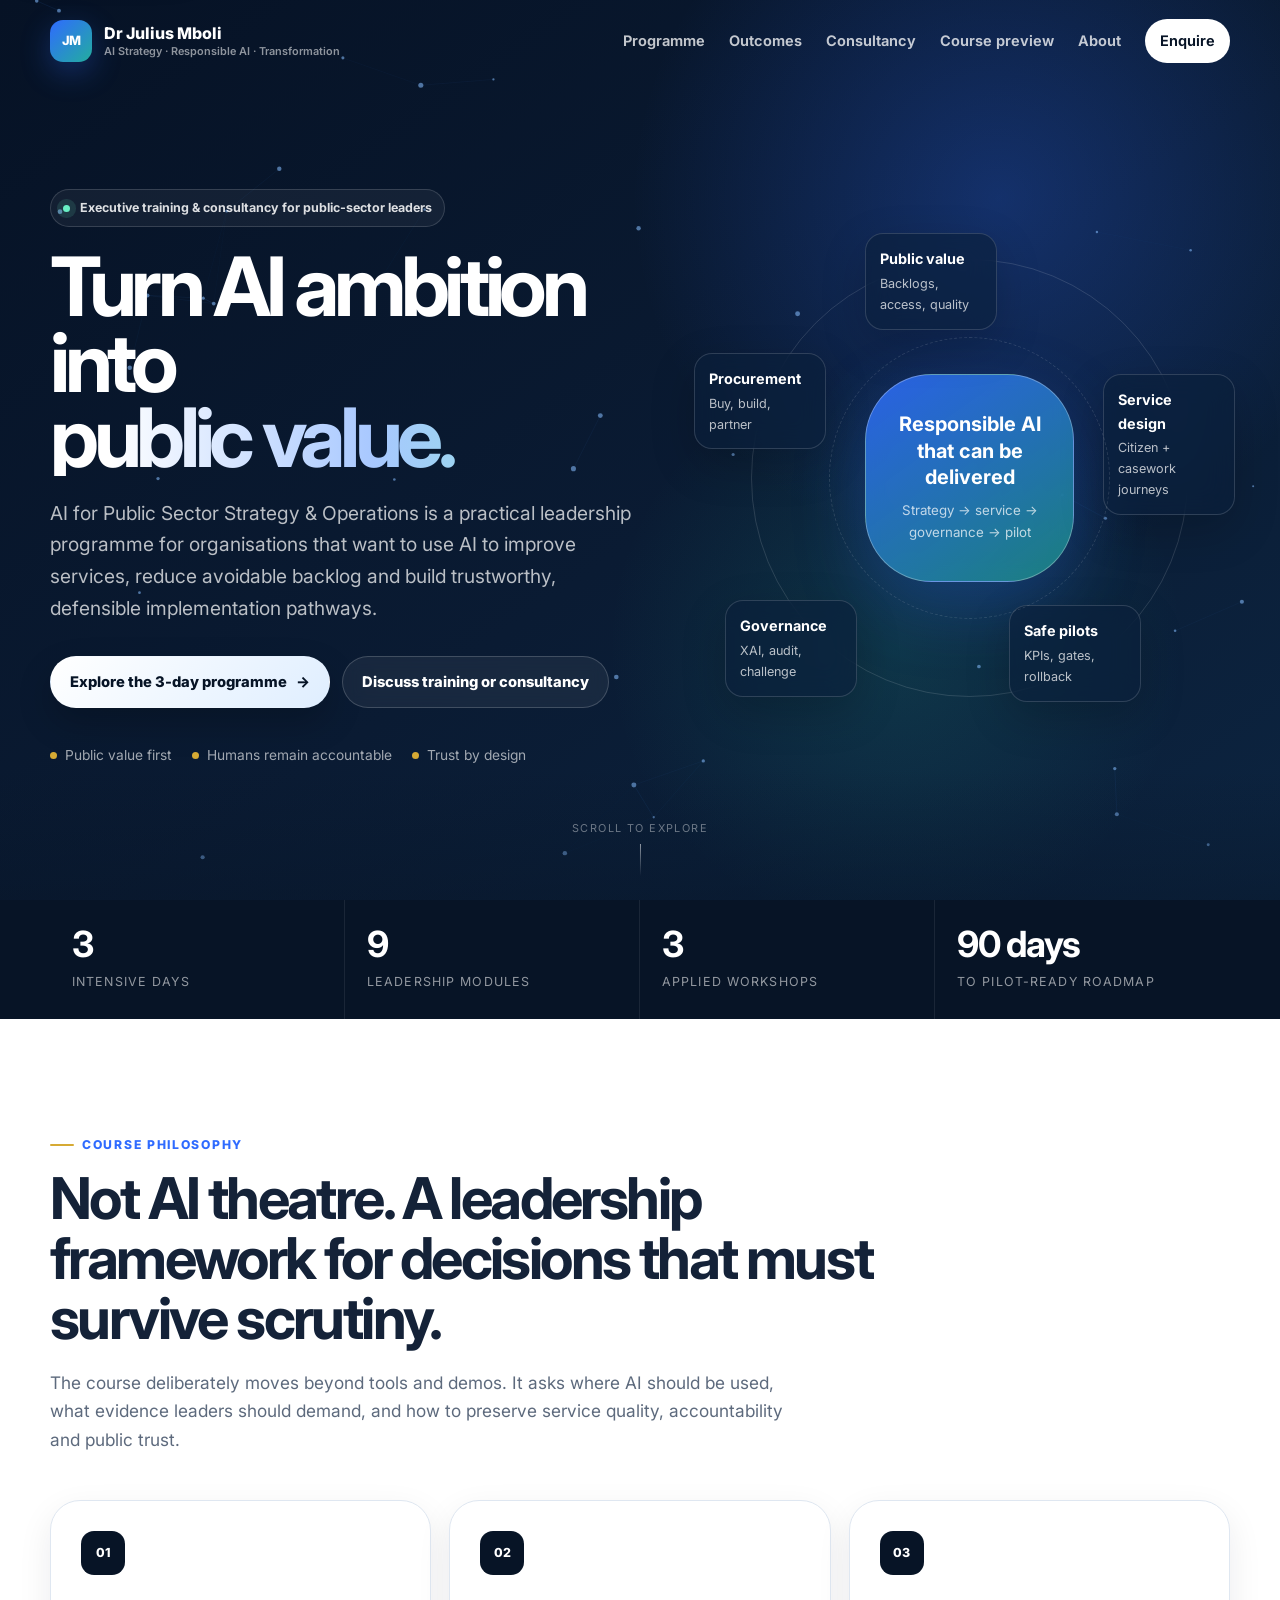
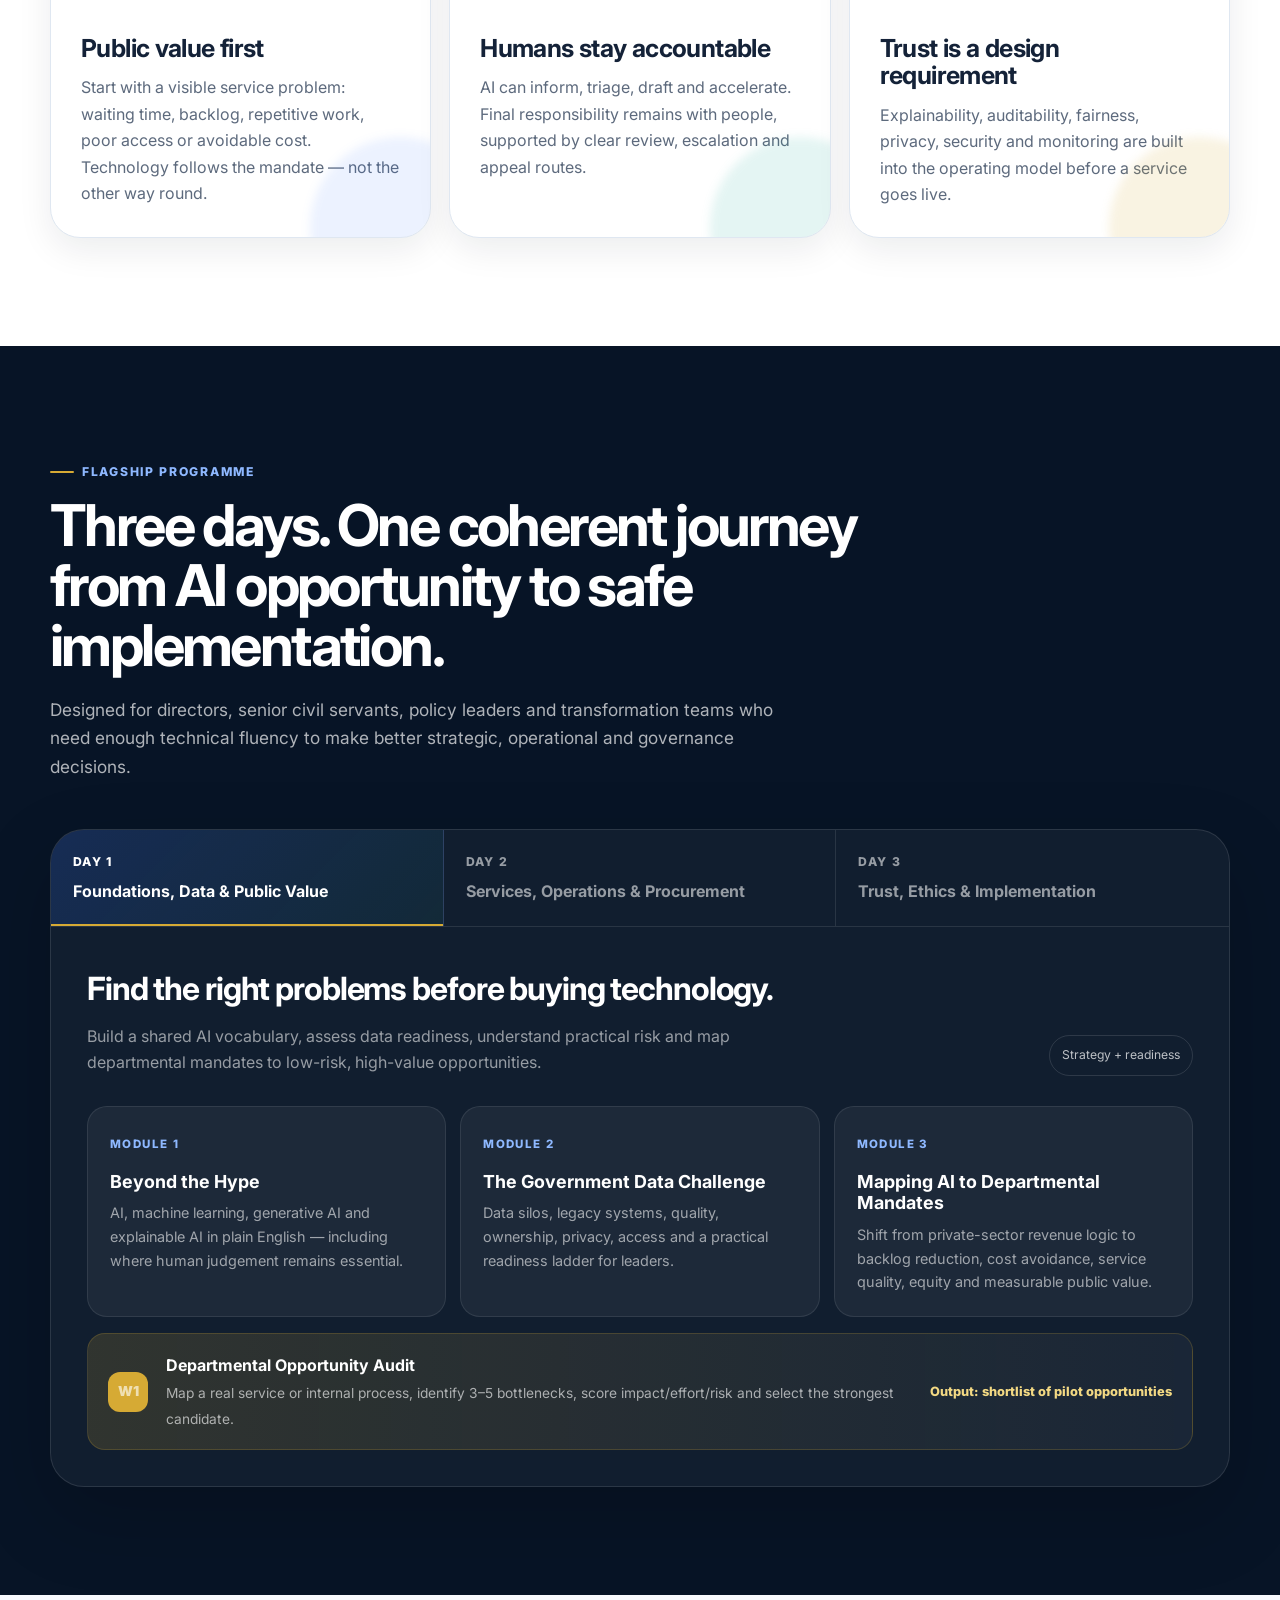
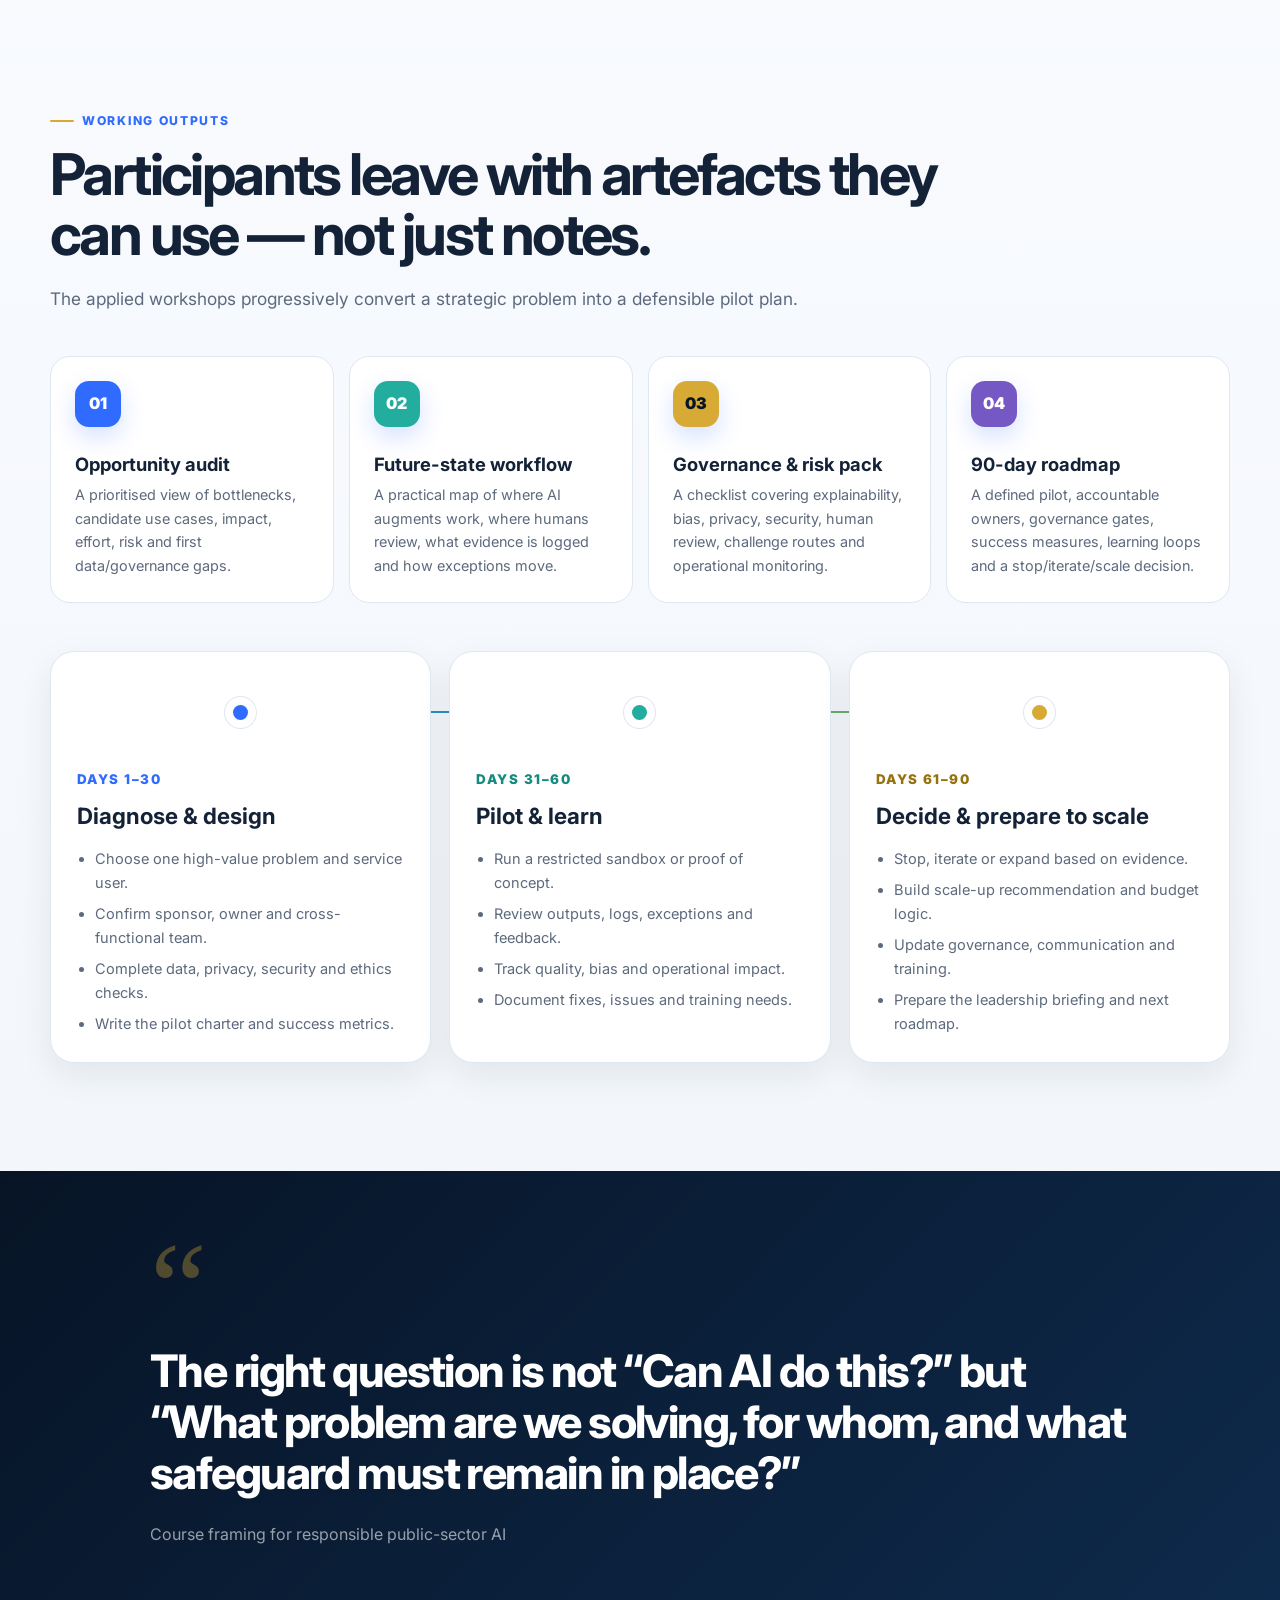
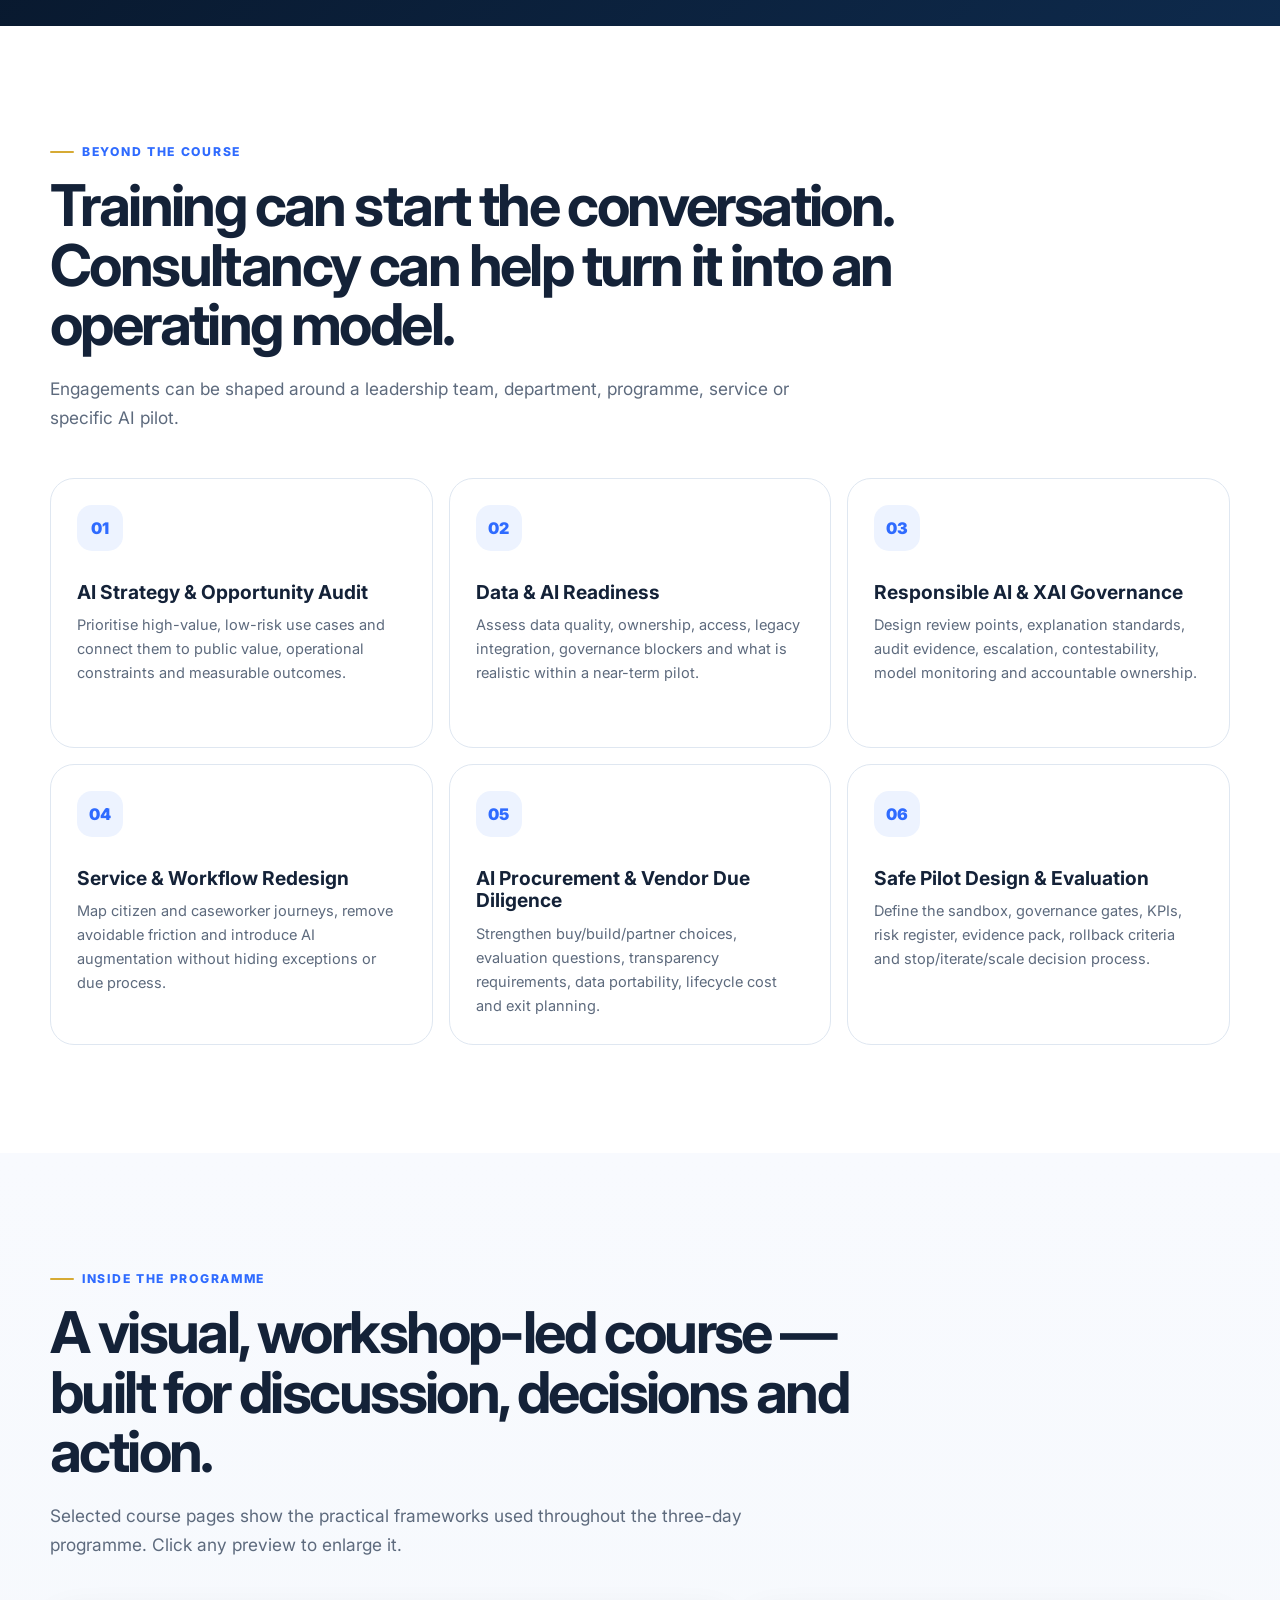
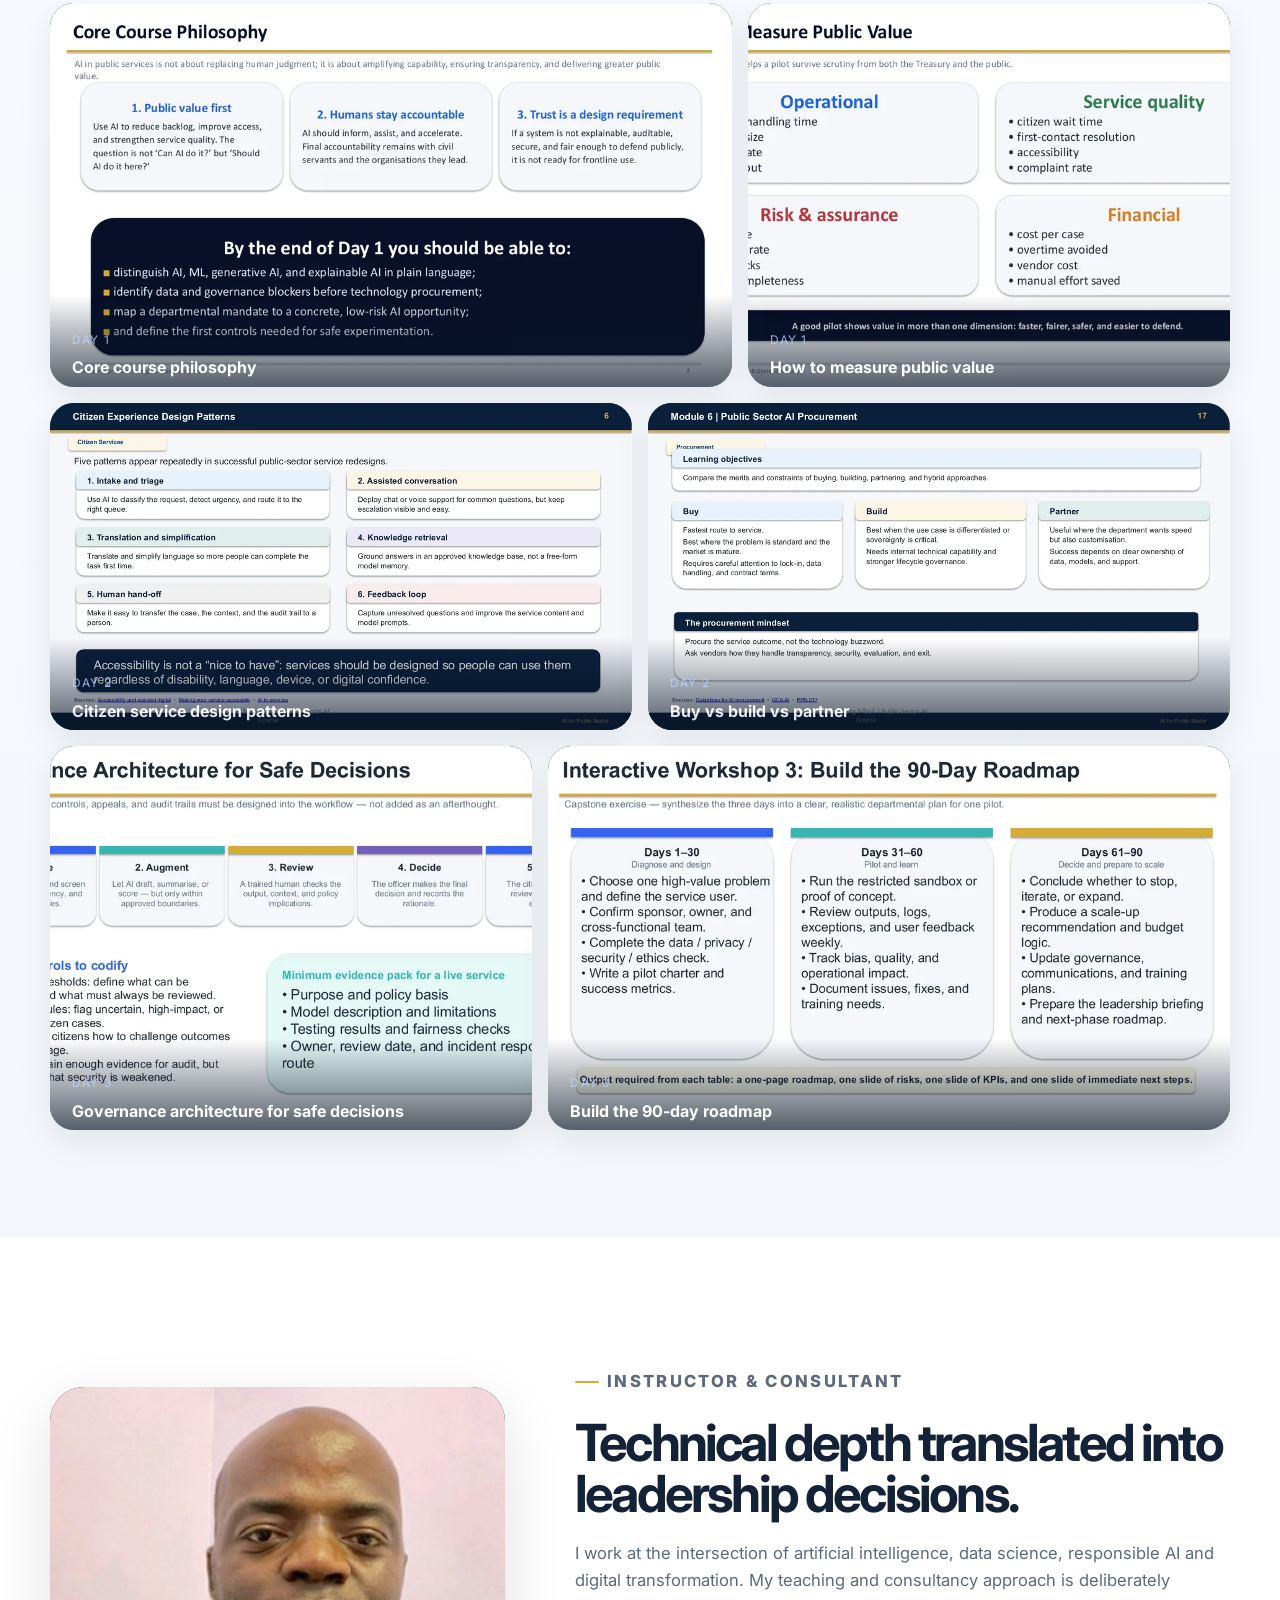
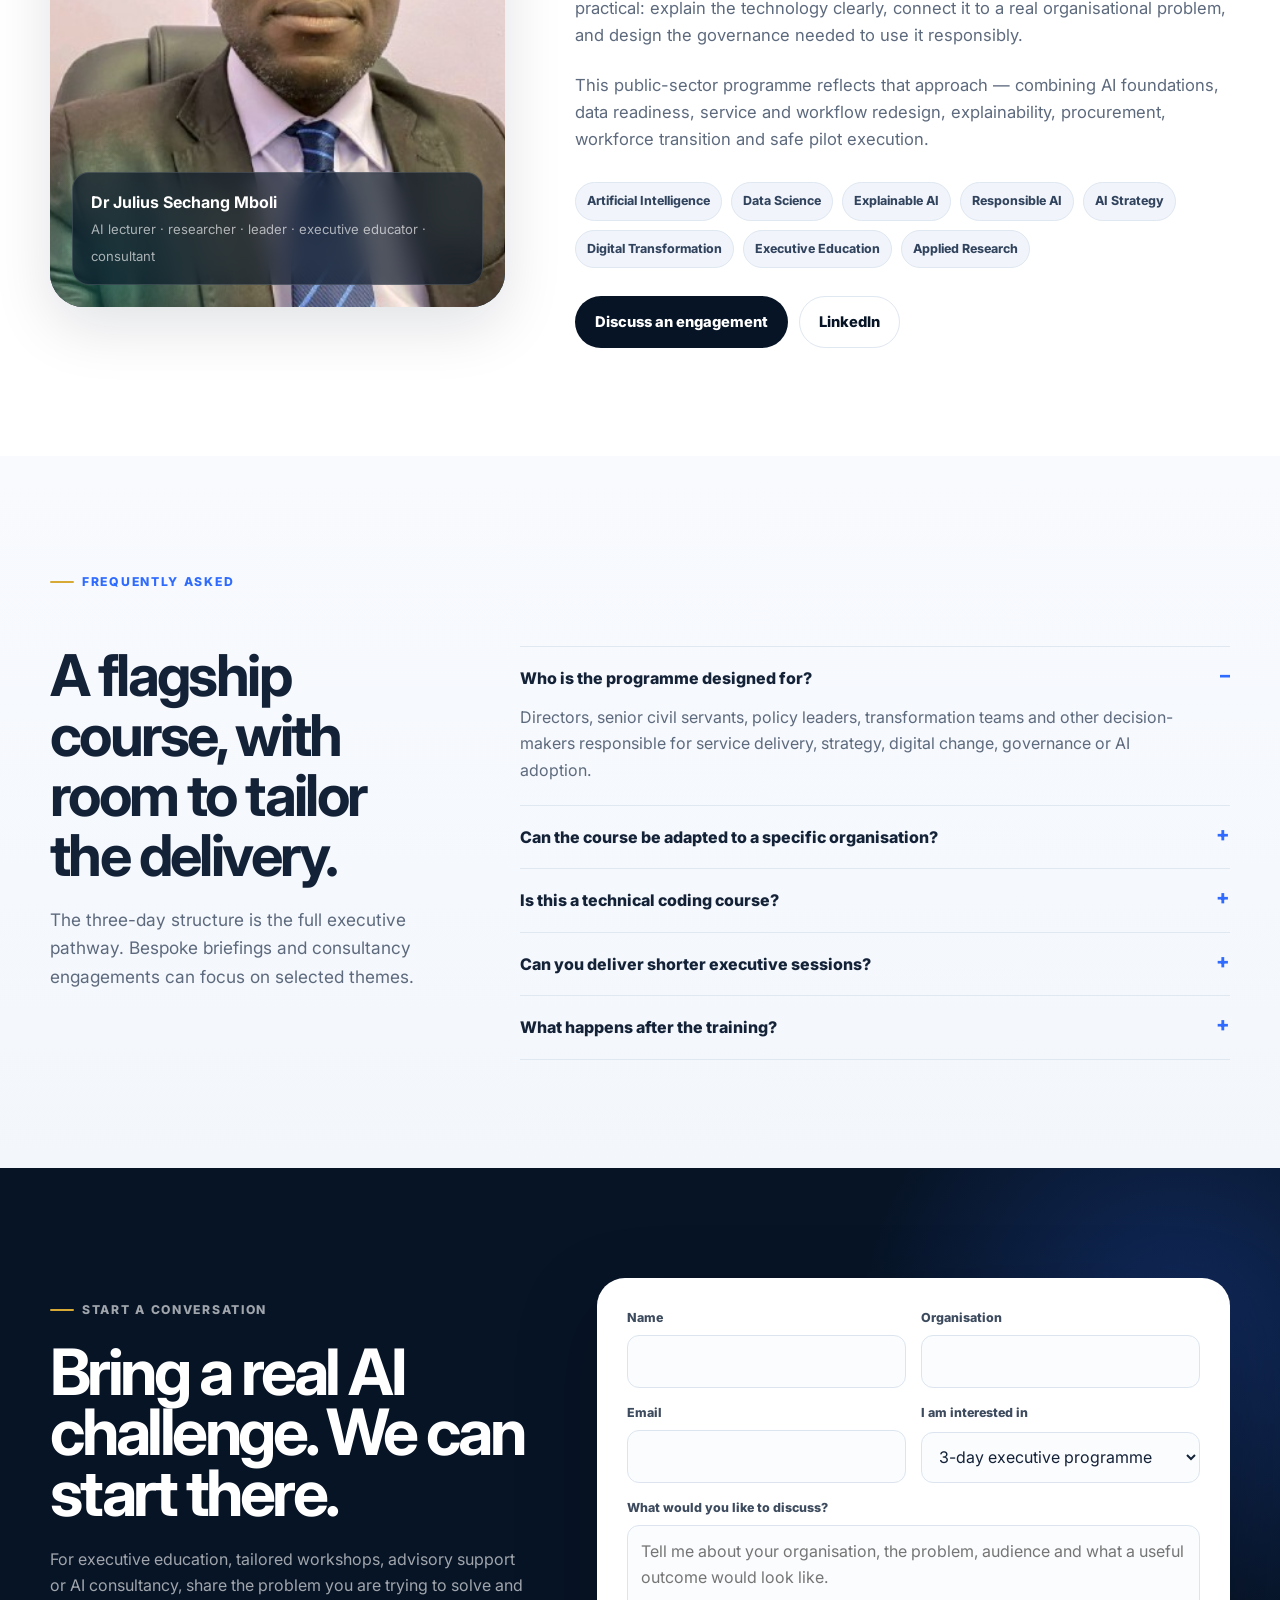
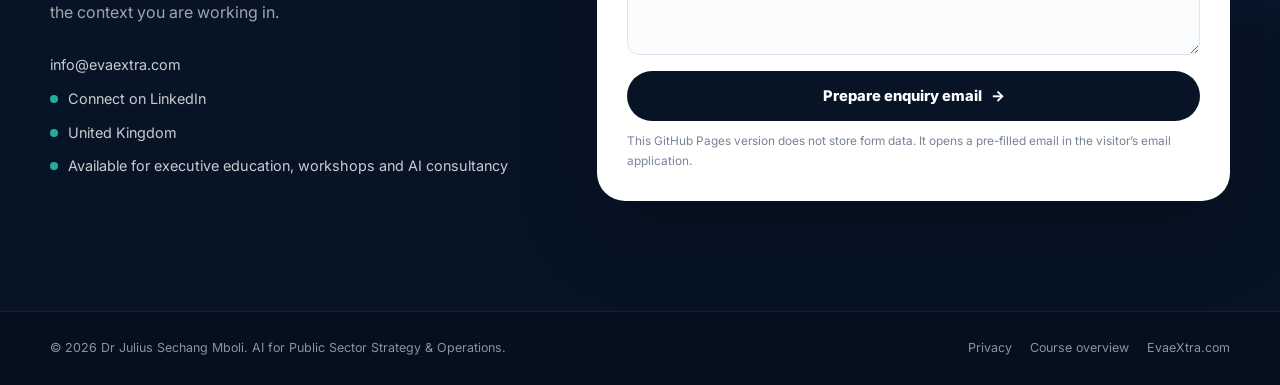
<file: index.html>
<!doctype html>
<html lang="en-GB">
<head>
  <meta charset="utf-8">
  <meta name="viewport" content="width=device-width,initial-scale=1">
  <title>AI for Public Sector Strategy & Operations | Dr Julius Sechang Mboli</title>
  <meta name="description" content="Executive AI training and consultancy for public-sector leaders: strategy, data readiness, service redesign, responsible AI, procurement and safe 90-day pilots.">
  <meta name="theme-color" content="#071426">
  <meta name="robots" content="index,follow">
  <meta property="og:type" content="website">
  <meta property="og:title" content="AI for Public Sector Strategy & Operations">
  <meta property="og:description" content="Executive training and consultancy to turn AI ambition into public value — safely, transparently and practically.">
  <meta property="og:image" content="assets/img/og-cover.png">
  <meta property="og:locale" content="en_GB">
  <link rel="icon" href="assets/img/favicon.svg" type="image/svg+xml">
  <link rel="preconnect" href="https://fonts.googleapis.com">
  <link rel="preconnect" href="https://fonts.gstatic.com" crossorigin>
  <link href="https://fonts.googleapis.com/css2?family=Inter:wght@400;500;600;700;800;900&display=swap" rel="stylesheet">
  <link rel="stylesheet" href="assets/css/styles.css">
  <script type="application/ld+json">
  {
    "@context": "https://schema.org",
    "@type": "Course",
    "name": "The Application of Artificial Intelligence for Public Sector Strategy and Operations",
    "description": "A three-day executive programme for directors, senior civil servants and policy leaders focused on public value, service transformation, responsible AI, procurement and safe implementation.",
    "provider": {
      "@type": "Person",
      "name": "Dr Julius Sechang Mboli"
    },
    "educationalLevel": "Executive education",
    "inLanguage": "en-GB"
  }
  </script>
</head>
<body>
  <a class="skip-link" href="#main">Skip to main content</a>

  <header class="site-header" aria-label="Primary">
    <div class="container nav-shell">
      <a class="brand" href="#top" aria-label="Dr Julius Sechang Mboli — home">
        <span class="brand-mark">JM</span>
        <span class="brand-copy">Dr Julius Mboli <small>AI Strategy · Responsible AI · Transformation</small></span>
      </a>
      <button class="nav-toggle" aria-controls="site-nav" aria-expanded="false" aria-label="Open navigation"><span></span></button>
      <nav class="site-nav" id="site-nav">
        <a href="#programme">Programme</a>
        <a href="#outcomes">Outcomes</a>
        <a href="#consultancy">Consultancy</a>
        <a href="#preview">Course preview</a>
        <a href="#about">About</a>
        <a class="nav-cta" href="#contact">Enquire</a>
      </nav>
    </div>
  </header>

  <main id="main">
    <section class="hero" id="top">
      <canvas id="constellation" aria-hidden="true"></canvas>
      <div class="container hero-grid">
        <div class="hero-copy" data-reveal>
          <div class="eyebrow"><span class="eyebrow-dot"></span>Executive training & consultancy for public-sector leaders</div>
          <h1>Turn AI ambition into <span>public value.</span></h1>
          <p>AI for Public Sector Strategy &amp; Operations is a practical leadership programme for organisations that want to use AI to improve services, reduce avoidable backlog and build trustworthy, defensible implementation pathways.</p>
          <div class="hero-actions">
            <a class="btn btn-primary" href="#programme">Explore the 3-day programme <span aria-hidden="true">→</span></a>
            <a class="btn btn-secondary" href="#contact">Discuss training or consultancy</a>
          </div>
          <div class="hero-proof" aria-label="Programme focus">
            <span><i></i>Public value first</span>
            <span><i></i>Humans remain accountable</span>
            <span><i></i>Trust by design</span>
          </div>
        </div>

        <div class="hero-visual" aria-label="Visual map of the programme themes" data-reveal="right">
          <div class="orbit-stage">
            <div class="orbit-core"><div><strong>Responsible AI<br>that can be delivered</strong><small>Strategy → service → governance → pilot</small></div></div>
            <div class="orbit-node node-1"><b>Public value</b>Backlogs, access, quality</div>
            <div class="orbit-node node-2"><b>Service design</b>Citizen + casework journeys</div>
            <div class="orbit-node node-3"><b>Safe pilots</b>KPIs, gates, rollback</div>
            <div class="orbit-node node-4"><b>Governance</b>XAI, audit, challenge</div>
            <div class="orbit-node node-5"><b>Procurement</b>Buy, build, partner</div>
          </div>
        </div>
      </div>
      <a class="hero-scroll" href="#philosophy">Scroll to explore</a>
    </section>

    <section class="metric-strip" aria-label="Programme facts">
      <div class="container metrics">
        <div class="metric"><strong data-count="3">3</strong><span>intensive days</span></div>
        <div class="metric"><strong data-count="9">9</strong><span>leadership modules</span></div>
        <div class="metric"><strong data-count="3">3</strong><span>applied workshops</span></div>
        <div class="metric"><strong data-count="90" data-suffix=" days">90 days</strong><span>to pilot-ready roadmap</span></div>
      </div>
    </section>

    <section class="section" id="philosophy">
      <div class="container">
        <p class="section-kicker" data-reveal>Course philosophy</p>
        <h2 class="section-title" data-reveal>Not AI theatre. A leadership framework for decisions that must survive scrutiny.</h2>
        <p class="section-intro" data-reveal>The course deliberately moves beyond tools and demos. It asks where AI should be used, what evidence leaders should demand, and how to preserve service quality, accountability and public trust.</p>
        <div class="pillar-grid">
          <article class="pillar-card tilt" data-reveal><span class="card-number">01</span><h3>Public value first</h3><p>Start with a visible service problem: waiting time, backlog, repetitive work, poor access or avoidable cost. Technology follows the mandate — not the other way round.</p></article>
          <article class="pillar-card tilt" data-reveal><span class="card-number">02</span><h3>Humans stay accountable</h3><p>AI can inform, triage, draft and accelerate. Final responsibility remains with people, supported by clear review, escalation and appeal routes.</p></article>
          <article class="pillar-card tilt" data-reveal><span class="card-number">03</span><h3>Trust is a design requirement</h3><p>Explainability, auditability, fairness, privacy, security and monitoring are built into the operating model before a service goes live.</p></article>
        </div>
      </div>
    </section>

    <section class="section section-dark" id="programme">
      <div class="container">
        <p class="section-kicker" data-reveal>Flagship programme</p>
        <h2 class="section-title" data-reveal>Three days. One coherent journey from AI opportunity to safe implementation.</h2>
        <p class="section-intro" data-reveal>Designed for directors, senior civil servants, policy leaders and transformation teams who need enough technical fluency to make better strategic, operational and governance decisions.</p>

        <div class="course-shell" data-reveal>
          <div class="course-tabs" role="tablist" aria-label="Course days">
            <button class="course-tab is-active" role="tab" aria-selected="true" data-day="day1"><span>Day 1</span><b>Foundations, Data &amp; Public Value</b></button>
            <button class="course-tab" role="tab" aria-selected="false" data-day="day2"><span>Day 2</span><b>Services, Operations &amp; Procurement</b></button>
            <button class="course-tab" role="tab" aria-selected="false" data-day="day3"><span>Day 3</span><b>Trust, Ethics &amp; Implementation</b></button>
          </div>

          <section class="course-panel is-active" data-panel="day1">
            <div class="panel-head"><div><h3>Find the right problems before buying technology.</h3><p>Build a shared AI vocabulary, assess data readiness, understand practical risk and map departmental mandates to low-risk, high-value opportunities.</p></div><span class="day-badge">Strategy + readiness</span></div>
            <div class="module-grid">
              <article class="module"><span class="module-label">Module 1</span><h4>Beyond the Hype</h4><p>AI, machine learning, generative AI and explainable AI in plain English — including where human judgement remains essential.</p></article>
              <article class="module"><span class="module-label">Module 2</span><h4>The Government Data Challenge</h4><p>Data silos, legacy systems, quality, ownership, privacy, access and a practical readiness ladder for leaders.</p></article>
              <article class="module"><span class="module-label">Module 3</span><h4>Mapping AI to Departmental Mandates</h4><p>Shift from private-sector revenue logic to backlog reduction, cost avoidance, service quality, equity and measurable public value.</p></article>
            </div>
            <div class="workshop-bar"><span class="workshop-icon">W1</span><div><b>Departmental Opportunity Audit</b><span>Map a real service or internal process, identify 3–5 bottlenecks, score impact/effort/risk and select the strongest candidate.</span></div><span class="workshop-output">Output: shortlist of pilot opportunities</span></div>
          </section>

          <section class="course-panel" data-panel="day2" hidden>
            <div class="panel-head"><div><h3>Move from ideas to operational service design.</h3><p>Redesign citizen journeys and casework, automate carefully, and make stronger commercial decisions across buy, build, partner and hybrid options.</p></div><span class="day-badge">Delivery + sourcing</span></div>
            <div class="module-grid">
              <article class="module"><span class="module-label">Module 4</span><h4>Citizen Experience &amp; Service Delivery</h4><p>Accessible, multilingual, AI-augmented services with reliable knowledge retrieval and visible human hand-off.</p></article>
              <article class="module"><span class="module-label">Module 5</span><h4>Operations, Casework &amp; Backlog Reduction</h4><p>Document intake, classification, summarisation, extraction and predictive support — with exceptions and auditability preserved.</p></article>
              <article class="module"><span class="module-label">Module 6</span><h4>Public-Sector AI Procurement</h4><p>Buy vs build vs partner, total cost of ownership, sovereignty, transparency, vendor lock-in, evaluation and exit planning.</p></article>
            </div>
            <div class="workshop-bar"><span class="workshop-icon">W2</span><div><b>Redesign a Bureaucratic Process</b><span>Turn one manual, backlogged workflow into a future-state operating model with AI augmentation, human controls and data requirements.</span></div><span class="workshop-output">Output: future-state workflow canvas</span></div>
          </section>

          <section class="course-panel" data-panel="day3" hidden>
            <div class="panel-head"><div><h3>Make the implementation defensible — to staff, citizens, auditors and leadership.</h3><p>Connect ethics, explainability, workforce transition and safe pilot governance into a 90-day execution pathway.</p></div><span class="day-badge">Trust + execution</span></div>
            <div class="module-grid">
              <article class="module"><span class="module-label">Module 7</span><h4>Ethics, Bias &amp; Explainability</h4><p>Bias, contestability, human-in-the-loop controls, audit evidence, model limitations, escalation and citizen challenge routes.</p></article>
              <article class="module"><span class="module-label">Module 8</span><h4>Leading the Civil Service Through AI Transition</h4><p>Workforce anxieties, role-based upskilling, early engagement, communication and safe experimentation in risk-aware environments.</p></article>
              <article class="module"><span class="module-label">Module 9</span><h4>Structuring Safe Government Pilots</h4><p>Restricted sandboxes, proof-of-concepts, governance gates, meaningful KPIs, monitoring, rollback and scale decisions.</p></article>
            </div>
            <div class="workshop-bar"><span class="workshop-icon">W3</span><div><b>Build the 90-Day Departmental Roadmap</b><span>Synthesise the full programme into a pilot charter with owners, governance needs, risk controls, KPIs, stakeholder communication and next steps.</span></div><span class="workshop-output">Output: pilot-ready 90-day roadmap</span></div>
          </section>
        </div>
      </div>
    </section>

    <section class="section section-soft" id="outcomes">
      <div class="container">
        <p class="section-kicker" data-reveal>Working outputs</p>
        <h2 class="section-title" data-reveal>Participants leave with artefacts they can use — not just notes.</h2>
        <p class="section-intro" data-reveal>The applied workshops progressively convert a strategic problem into a defensible pilot plan.</p>
        <div class="deliverable-grid">
          <article class="deliverable" data-reveal><div class="deliverable-icon">01</div><h3>Opportunity audit</h3><p>A prioritised view of bottlenecks, candidate use cases, impact, effort, risk and first data/governance gaps.</p></article>
          <article class="deliverable" data-reveal><div class="deliverable-icon">02</div><h3>Future-state workflow</h3><p>A practical map of where AI augments work, where humans review, what evidence is logged and how exceptions move.</p></article>
          <article class="deliverable" data-reveal><div class="deliverable-icon">03</div><h3>Governance &amp; risk pack</h3><p>A checklist covering explainability, bias, privacy, security, human review, challenge routes and operational monitoring.</p></article>
          <article class="deliverable" data-reveal><div class="deliverable-icon">04</div><h3>90-day roadmap</h3><p>A defined pilot, accountable owners, governance gates, success measures, learning loops and a stop/iterate/scale decision.</p></article>
        </div>

        <div class="roadmap" data-reveal>
          <div class="roadmap-grid">
            <article class="roadmap-step"><small>Days 1–30</small><h3>Diagnose &amp; design</h3><ul><li>Choose one high-value problem and service user.</li><li>Confirm sponsor, owner and cross-functional team.</li><li>Complete data, privacy, security and ethics checks.</li><li>Write the pilot charter and success metrics.</li></ul></article>
            <article class="roadmap-step"><small>Days 31–60</small><h3>Pilot &amp; learn</h3><ul><li>Run a restricted sandbox or proof of concept.</li><li>Review outputs, logs, exceptions and feedback.</li><li>Track quality, bias and operational impact.</li><li>Document fixes, issues and training needs.</li></ul></article>
            <article class="roadmap-step"><small>Days 61–90</small><h3>Decide &amp; prepare to scale</h3><ul><li>Stop, iterate or expand based on evidence.</li><li>Build scale-up recommendation and budget logic.</li><li>Update governance, communication and training.</li><li>Prepare the leadership briefing and next roadmap.</li></ul></article>
          </div>
        </div>
      </div>
    </section>

    <section class="quote-section">
      <div class="container quote-shell" data-reveal>
        <div class="quote-mark">“</div>
        <blockquote>The right question is not “Can AI do this?” but “What problem are we solving, for whom, and what safeguard must remain in place?”</blockquote>
        <cite>Course framing for responsible public-sector AI</cite>
      </div>
    </section>

    <section class="section" id="consultancy">
      <div class="container">
        <p class="section-kicker" data-reveal>Beyond the course</p>
        <h2 class="section-title" data-reveal>Training can start the conversation. Consultancy can help turn it into an operating model.</h2>
        <p class="section-intro" data-reveal>Engagements can be shaped around a leadership team, department, programme, service or specific AI pilot.</p>
        <div class="service-grid">
          <article class="service-card" data-reveal><div class="service-mark">01</div><h3>AI Strategy &amp; Opportunity Audit</h3><p>Prioritise high-value, low-risk use cases and connect them to public value, operational constraints and measurable outcomes.</p></article>
          <article class="service-card" data-reveal><div class="service-mark">02</div><h3>Data &amp; AI Readiness</h3><p>Assess data quality, ownership, access, legacy integration, governance blockers and what is realistic within a near-term pilot.</p></article>
          <article class="service-card" data-reveal><div class="service-mark">03</div><h3>Responsible AI &amp; XAI Governance</h3><p>Design review points, explanation standards, audit evidence, escalation, contestability, model monitoring and accountable ownership.</p></article>
          <article class="service-card" data-reveal><div class="service-mark">04</div><h3>Service &amp; Workflow Redesign</h3><p>Map citizen and caseworker journeys, remove avoidable friction and introduce AI augmentation without hiding exceptions or due process.</p></article>
          <article class="service-card" data-reveal><div class="service-mark">05</div><h3>AI Procurement &amp; Vendor Due Diligence</h3><p>Strengthen buy/build/partner choices, evaluation questions, transparency requirements, data portability, lifecycle cost and exit planning.</p></article>
          <article class="service-card" data-reveal><div class="service-mark">06</div><h3>Safe Pilot Design &amp; Evaluation</h3><p>Define the sandbox, governance gates, KPIs, risk register, evidence pack, rollback criteria and stop/iterate/scale decision process.</p></article>
        </div>
      </div>
    </section>

    <section class="section section-soft" id="preview">
      <div class="container">
        <p class="section-kicker" data-reveal>Inside the programme</p>
        <h2 class="section-title" data-reveal>A visual, workshop-led course — built for discussion, decisions and action.</h2>
        <p class="section-intro" data-reveal>Selected course pages show the practical frameworks used throughout the three-day programme. Click any preview to enlarge it.</p>
        <div class="gallery-grid">
          <button class="gallery-card" data-title="Core course philosophy" data-reveal><img loading="lazy" src="assets/img/slides/day1-philosophy.webp" alt="Slide showing public value first, humans stay accountable and trust as a design requirement"><span class="gallery-caption"><span>Day 1</span><b>Core course philosophy</b></span></button>
          <button class="gallery-card" data-title="Public value KPIs" data-reveal><img loading="lazy" src="assets/img/slides/public-value-kpis.webp" alt="Slide showing operational, service quality, risk and financial public value measures"><span class="gallery-caption"><span>Day 1</span><b>How to measure public value</b></span></button>
          <button class="gallery-card" data-title="Citizen service design patterns" data-reveal><img loading="lazy" src="assets/img/slides/citizen-design-patterns.webp" alt="Slide showing citizen experience design patterns"><span class="gallery-caption"><span>Day 2</span><b>Citizen service design patterns</b></span></button>
          <button class="gallery-card" data-title="Buy vs build vs partner" data-reveal><img loading="lazy" src="assets/img/slides/procurement-buy-build-partner.webp" alt="Slide comparing buy, build and partner procurement approaches"><span class="gallery-caption"><span>Day 2</span><b>Buy vs build vs partner</b></span></button>
          <button class="gallery-card" data-title="Governance architecture" data-reveal><img loading="lazy" src="assets/img/slides/governance-architecture.webp" alt="Slide showing triage, augment, review, decide and appeal governance architecture"><span class="gallery-caption"><span>Day 3</span><b>Governance architecture for safe decisions</b></span></button>
          <button class="gallery-card" data-title="90-day roadmap" data-reveal><img loading="lazy" src="assets/img/slides/ninety-day-roadmap.webp" alt="Slide showing the 90-day roadmap across diagnose and design, pilot and learn, and decide and scale"><span class="gallery-caption"><span>Day 3</span><b>Build the 90-day roadmap</b></span></button>
        </div>
      </div>
    </section>

    <section class="section" id="about">
      <div class="container about-grid">
        <div class="profile-card" data-reveal="left">
          <img id="profile-image" alt="Dr Julius Sechang Mboli" hidden>
          <div id="profile-fallback" class="profile-fallback"><div><div class="profile-initials"></div><span> <strong></strong> </span></div></div>
          <div class="profile-badge"><b>Dr Julius Sechang Mboli</b><span>AI lecturer · researcher · leader · executive educator · consultant</span></div>
        </div>
        <div class="about-copy" data-reveal="right">
          <p class="section-kicker">Instructor &amp; consultant</p>
          <h2>Technical depth translated into leadership decisions.</h2>
          <p>I work at the intersection of artificial intelligence, data science, responsible AI and digital transformation. My teaching and consultancy approach is deliberately practical: explain the technology clearly, connect it to a real organisational problem, and design the governance needed to use it responsibly.</p>
          <p>This public-sector programme reflects that approach — combining AI foundations, data readiness, service and workflow redesign, explainability, procurement, workforce transition and safe pilot execution.</p>
          <div class="expertise-chips" aria-label="Areas of expertise"><span>Artificial Intelligence</span><span>Data Science</span><span>Explainable AI</span><span>Responsible AI</span><span>AI Strategy</span><span>Digital Transformation</span><span>Executive Education</span><span>Applied Research</span></div>
          <div class="about-actions"><a class="btn btn-dark" href="#contact">Discuss an engagement</a><a class="btn btn-outline" data-config-href="linkedIn" href="#contact" target="_blank" rel="noreferrer">LinkedIn</a></div>
        </div>
      </div>
    </section>

    <section class="section section-soft" id="faq">
      <div class="container">
        <p class="section-kicker" data-reveal>Frequently asked</p>
        <div class="faq-grid">
          <div data-reveal="left"><h2 class="section-title">A flagship course, with room to tailor the delivery.</h2><p class="section-intro">The three-day structure is the full executive pathway. Bespoke briefings and consultancy engagements can focus on selected themes.</p></div>
          <div class="faq-list" data-reveal="right">
            <details open><summary>Who is the programme designed for?</summary><p>Directors, senior civil servants, policy leaders, transformation teams and other decision-makers responsible for service delivery, strategy, digital change, governance or AI adoption.</p></details>
            <details><summary>Can the course be adapted to a specific organisation?</summary><p>Yes. Use cases, workshop prompts, data-readiness questions, governance examples and the 90-day roadmap can be aligned to the organisation’s services, operating environment and priority problems.</p></details>
            <details><summary>Is this a technical coding course?</summary><p>No. It is designed for leadership decision-making. Technical concepts are explained clearly, but the emphasis is on opportunity selection, operating models, governance, procurement, implementation and measurable public value.</p></details>
            <details><summary>Can you deliver shorter executive sessions?</summary><p>The content can be repackaged into executive briefings, half-day or full-day workshops, or a focused consultancy engagement around a specific AI problem or pilot.</p></details>
            <details><summary>What happens after the training?</summary><p>The capstone creates a 90-day pilot roadmap. A follow-on engagement can focus on readiness assessment, pilot design, governance, vendor due diligence, evaluation or leadership support.</p></details>
          </div>
        </div>
      </div>
    </section>

    <section class="contact-section" id="contact">
      <div class="container contact-grid">
        <div class="contact-copy" data-reveal="left">
          <p class="section-kicker">Start a conversation</p>
          <h2>Bring a real AI challenge. We can start there.</h2>
          <p>For executive education, tailored workshops, advisory support or AI consultancy, share the problem you are trying to solve and the context you are working in.</p>
          <div class="contact-meta">
            <a id="direct-email" href="#contact"><span class="contact-dot"></span>Add your email in assets/js/config.js</a>
            <a data-config-href="linkedIn" href="#contact" target="_blank" rel="noreferrer"><span class="contact-dot"></span>Connect on LinkedIn</a>
            <span><span class="contact-dot"></span><span data-config-text="location">United Kingdom</span></span>
            <span><span class="contact-dot"></span><span data-config-text="availability">Available for executive education, workshops and AI consultancy</span></span>
          </div>
        </div>
        <form class="contact-form" id="contact-form" data-reveal="right">
          <div class="form-grid">
            <div class="field"><label for="name">Name</label><input id="name" name="name" autocomplete="name" required></div>
            <div class="field"><label for="organisation">Organisation</label><input id="organisation" name="organisation" autocomplete="organization"></div>
            <div class="field"><label for="email">Email</label><input id="email" name="email" type="email" autocomplete="email" required></div>
            <div class="field"><label for="interest">I am interested in</label><select id="interest" name="interest"><option>3-day executive programme</option><option>Tailored workshop / briefing</option><option>AI strategy consultancy</option><option>Responsible AI / XAI governance</option><option>AI procurement / vendor review</option><option>Safe pilot design / evaluation</option><option>Other</option></select></div>
            <div class="field full"><label for="message">What would you like to discuss?</label><textarea id="message" name="message" required placeholder="Tell me about your organisation, the problem, audience and what a useful outcome would look like."></textarea></div>
          </div>
          <button class="btn btn-dark" type="submit">Prepare enquiry email <span aria-hidden="true">→</span></button>
          <p class="form-note">This GitHub Pages version does not store form data. It opens a pre-filled email in the visitor’s email application.</p>
          <p id="form-status" class="form-status" role="status" aria-live="polite"></p>
        </form>
      </div>
    </section>
  </main>

  <footer class="site-footer">
    <div class="container footer-grid">
      <span>© <span id="year"></span> Dr Julius Sechang Mboli. AI for Public Sector Strategy &amp; Operations.</span>
      <nav class="footer-links" aria-label="Footer"><a href="privacy.html">Privacy</a><a href="#preview">Course overview</a><a data-config-href="website" href="https://evaextra.com" target="_blank" rel="noreferrer">EvaeXtra.com</a></nav>
    </div>
  </footer>

  <dialog class="lightbox" id="lightbox" aria-labelledby="lightbox-title">
    <div class="lightbox-bar"><strong id="lightbox-title">Course preview</strong><button class="lightbox-close" id="lightbox-close" aria-label="Close preview">×</button></div>
    <img id="lightbox-image" alt="">
  </dialog>

  <script src="assets/js/config.js"></script>
  <script src="assets/js/main.js"></script>
</body>
</html>
</file>
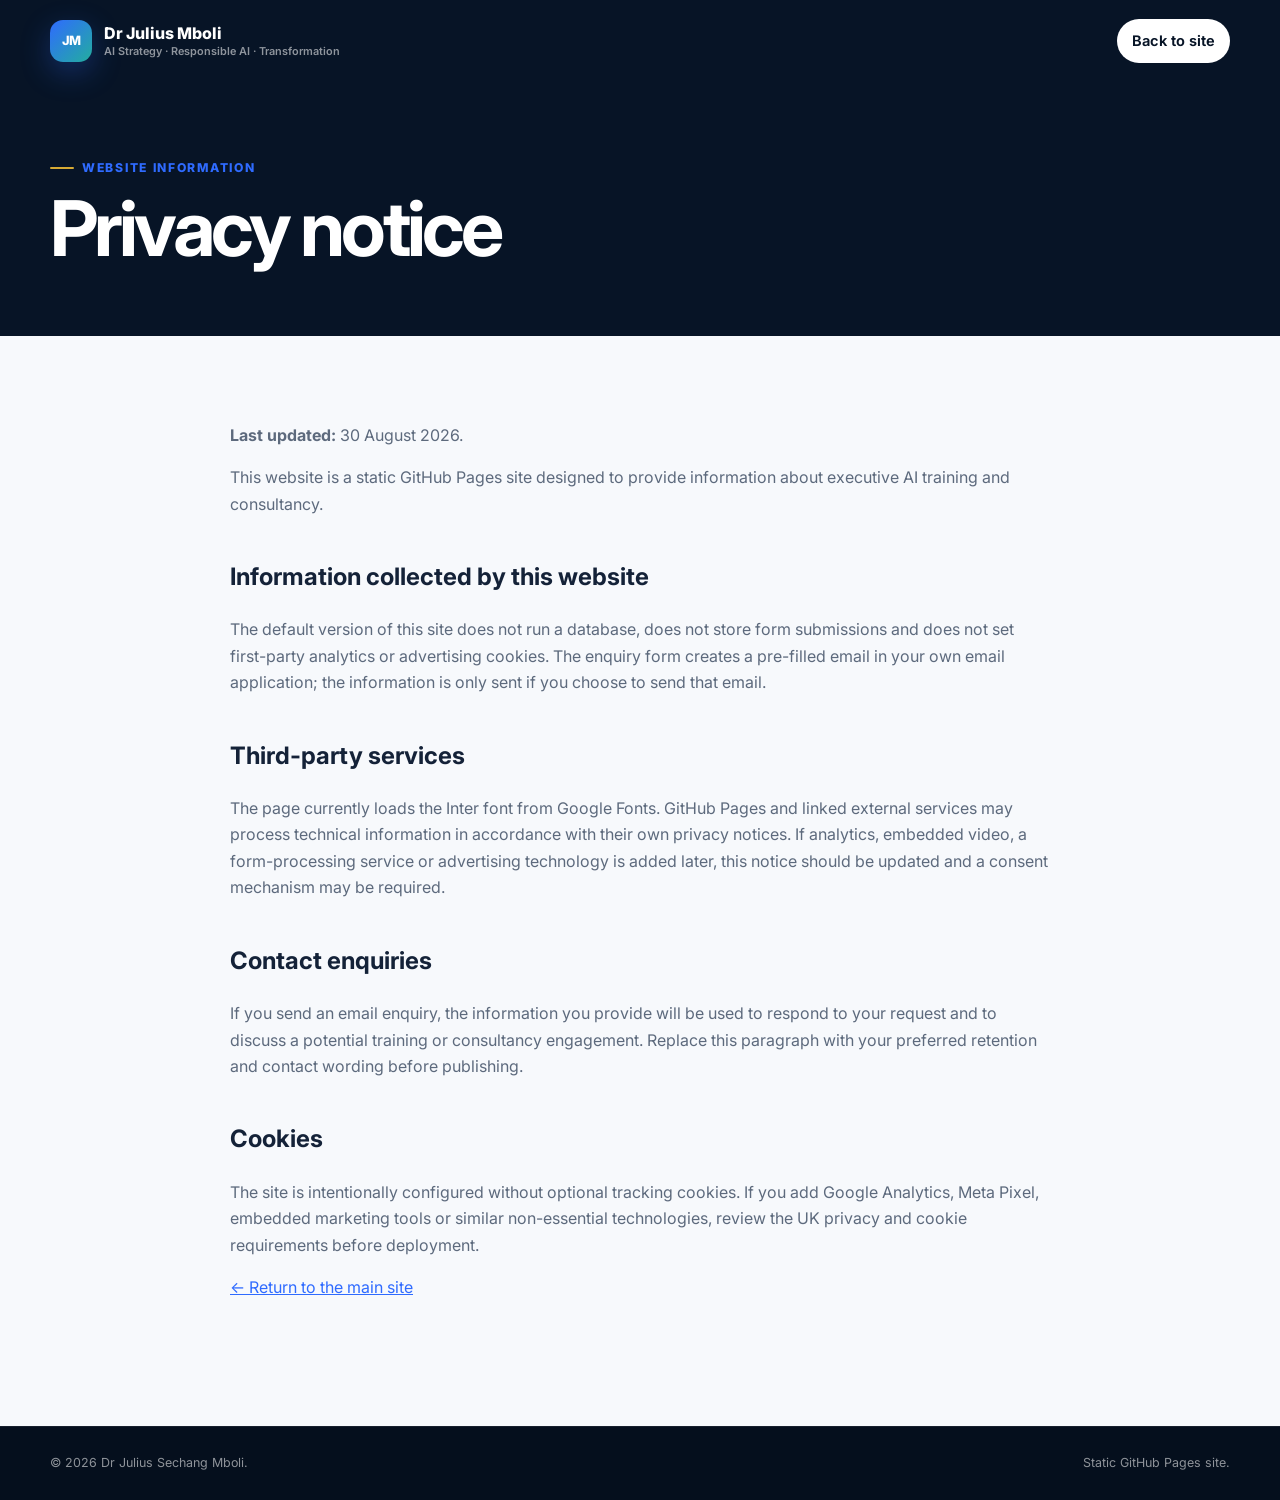
<file: privacy.html>
<!doctype html>
<html lang="en-GB">
<head>
  <meta charset="utf-8">
  <meta name="viewport" content="width=device-width,initial-scale=1">
  <title>Privacy | Dr Julius Sechang Mboli</title>
  <meta name="description" content="Privacy information for the AI for Public Sector Strategy & Operations website.">
  <meta name="robots" content="index,follow">
  <link rel="icon" href="assets/img/favicon.svg" type="image/svg+xml">
  <link rel="preconnect" href="https://fonts.googleapis.com">
  <link rel="preconnect" href="https://fonts.gstatic.com" crossorigin>
  <link href="https://fonts.googleapis.com/css2?family=Inter:wght@400;500;600;700;800;900&display=swap" rel="stylesheet">
  <link rel="stylesheet" href="assets/css/styles.css">
</head>
<body class="simple-page">
  <header class="site-header is-scrolled"><div class="container nav-shell"><a class="brand" href="index.html"><span class="brand-mark">JM</span><span class="brand-copy">Dr Julius Mboli <small>AI Strategy · Responsible AI · Transformation</small></span></a><nav class="site-nav" style="position:static;opacity:1;visibility:visible;transform:none"><a class="nav-cta" href="index.html#contact">Back to site</a></nav></div></header>
  <main>
    <section class="simple-hero"><div class="container"><p class="section-kicker">Website information</p><h1>Privacy notice</h1></div></section>
    <article class="container prose">
      <p><strong>Last updated:</strong> 30 August 2026.</p>
      <p>This website is a static GitHub Pages site designed to provide information about executive AI training and consultancy.</p>
      <h2>Information collected by this website</h2>
      <p>The default version of this site does not run a database, does not store form submissions and does not set first-party analytics or advertising cookies. The enquiry form creates a pre-filled email in your own email application; the information is only sent if you choose to send that email.</p>
      <h2>Third-party services</h2>
      <p>The page currently loads the Inter font from Google Fonts. GitHub Pages and linked external services may process technical information in accordance with their own privacy notices. If analytics, embedded video, a form-processing service or advertising technology is added later, this notice should be updated and a consent mechanism may be required.</p>
      <h2>Contact enquiries</h2>
      <p>If you send an email enquiry, the information you provide will be used to respond to your request and to discuss a potential training or consultancy engagement. Replace this paragraph with your preferred retention and contact wording before publishing.</p>
      <h2>Cookies</h2>
      <p>The site is intentionally configured without optional tracking cookies. If you add Google Analytics, Meta Pixel, embedded marketing tools or similar non-essential technologies, review the UK privacy and cookie requirements before deployment.</p>
      <p><a href="index.html">← Return to the main site</a></p>
    </article>
  </main>
  <footer class="site-footer"><div class="container footer-grid"><span>© <span id="year"></span> Dr Julius Sechang Mboli.</span><span>Static GitHub Pages site.</span></div></footer>
  <script src="assets/js/config.js"></script><script src="assets/js/main.js"></script>
</body>
</html>
</file>
<file: assets/css/styles.css>
:root {
  --navy-950: #071426;
  --navy-900: #0b1f3a;
  --navy-850: #10294a;
  --ink: #142238;
  --muted: #5d6a7d;
  --line: #dfe7f1;
  --paper: #f7f9fc;
  --white: #ffffff;
  --blue: #2f6bff;
  --blue-2: #69a3ff;
  --teal: #23ad9f;
  --gold: #d6aa34;
  --violet: #7658c5;
  --red: #d85c5c;
  --shadow: 0 20px 60px rgba(7, 20, 38, 0.12);
  --shadow-soft: 0 12px 34px rgba(7, 20, 38, 0.08);
  --radius-xl: 30px;
  --radius-lg: 22px;
  --radius-md: 16px;
  --max: 1180px;
  --ease: cubic-bezier(.2,.75,.2,1);
}

* { box-sizing: border-box; }
html { scroll-behaviour: smooth; scroll-behavior: smooth; }
body {
  margin: 0;
  color: var(--ink);
  background: var(--white);
  font-family: Inter, ui-sans-serif, system-ui, -apple-system, BlinkMacSystemFont, "Segoe UI", sans-serif;
  line-height: 1.65;
  -webkit-font-smoothing: antialiased;
  text-rendering: optimizeLegibility;
  overflow-x: hidden;
}
body.nav-open, body.modal-open { overflow: hidden; }
img { max-width: 100%; display: block; }
a { color: inherit; text-decoration: none; }
button, input, select, textarea { font: inherit; }
button { cursor: pointer; }
::selection { background: rgba(47,107,255,.18); }

.skip-link {
  position: fixed; left: 16px; top: -80px; z-index: 9999;
  background: var(--white); color: var(--navy-950); padding: 10px 14px; border-radius: 10px;
  box-shadow: var(--shadow-soft);
}
.skip-link:focus { top: 16px; }

.container { width: min(var(--max), calc(100% - 40px)); margin-inline: auto; }
.section { padding: 108px 0; position: relative; }
.section-soft { background: linear-gradient(180deg, #f8fafe 0%, #f3f7fb 100%); }
.section-dark { background: var(--navy-950); color: var(--white); }
.section-kicker {
  display: inline-flex; align-items: center; gap: 8px; margin: 0 0 14px;
  font-size: .76rem; letter-spacing: .14em; text-transform: uppercase; font-weight: 800; color: var(--blue);
}
.section-kicker::before { content: ""; width: 24px; height: 2px; border-radius: 3px; background: var(--gold); }
.section-dark .section-kicker { color: #8eb8ff; }
.section-title { margin: 0; font-size: clamp(2rem, 4.5vw, 3.65rem); line-height: 1.04; letter-spacing: -.045em; max-width: 890px; }
.section-intro { margin: 20px 0 0; max-width: 760px; color: var(--muted); font-size: 1.08rem; }
.section-dark .section-intro { color: rgba(255,255,255,.68); }
.eyebrow {
  display: inline-flex; align-items: center; gap: 10px; padding: 8px 12px; border: 1px solid rgba(255,255,255,.15);
  border-radius: 999px; color: rgba(255,255,255,.86); background: rgba(255,255,255,.05); font-size: .78rem; font-weight: 700;
}
.eyebrow-dot { width: 7px; height: 7px; border-radius: 50%; background: #69f0c5; box-shadow: 0 0 0 6px rgba(105,240,197,.12); }

/* Header */
.site-header {
  position: fixed; inset: 0 0 auto; z-index: 1000; height: 82px; display: flex; align-items: center;
  transition: background .3s ease, box-shadow .3s ease, backdrop-filter .3s ease;
}
.site-header.is-scrolled { background: rgba(7,20,38,.88); backdrop-filter: blur(16px); box-shadow: 0 1px 0 rgba(255,255,255,.08); }
.nav-shell { display: flex; align-items: center; justify-content: space-between; gap: 24px; }
.brand { display: inline-flex; align-items: center; gap: 12px; color: var(--white); font-weight: 800; min-width: max-content; }
.brand-mark { width: 42px; height: 42px; display: grid; place-items: center; border-radius: 13px; background: linear-gradient(135deg, var(--blue), var(--teal)); box-shadow: 0 10px 30px rgba(47,107,255,.3); font-size: .8rem; letter-spacing: -.04em; }
.brand-copy { display: grid; line-height: 1.15; }
.brand-copy small { font-size: .68rem; color: rgba(255,255,255,.55); font-weight: 600; margin-top: 3px; }
.site-nav { display: flex; align-items: center; gap: 24px; color: rgba(255,255,255,.76); font-size: .91rem; font-weight: 650; }
.site-nav a { transition: color .2s ease; }
.site-nav a:hover { color: var(--white); }
.nav-cta { padding: 10px 15px; color: var(--navy-950)!important; background: var(--white); border-radius: 999px; }
.nav-toggle { display: none; width: 42px; height: 42px; border: 0; border-radius: 12px; background: rgba(255,255,255,.08); color: white; }
.nav-toggle span, .nav-toggle::before, .nav-toggle::after { content: ""; width: 20px; height: 2px; display: block; background: currentColor; margin: 4px auto; transition: transform .2s ease, opacity .2s ease; }

/* Hero */
.hero {
  min-height: 100svh; position: relative; overflow: hidden; color: var(--white); background:
    radial-gradient(circle at 78% 22%, rgba(47,107,255,.28), transparent 30%),
    radial-gradient(circle at 70% 72%, rgba(35,173,159,.17), transparent 26%),
    linear-gradient(145deg, #061225 0%, #0a1b33 55%, #0c2440 100%);
  display: grid; align-items: center; padding: 130px 0 74px;
}
.hero::after { content: ""; position: absolute; inset: auto 0 0; height: 130px; background: linear-gradient(to bottom, transparent, rgba(7,20,38,.42)); pointer-events: none; }
#constellation { position: absolute; inset: 0; width: 100%; height: 100%; opacity: .9; }
.hero-grid { position: relative; z-index: 2; display: grid; grid-template-columns: minmax(0,1.06fr) minmax(410px,.94fr); gap: 72px; align-items: center; }
.hero-copy h1 { margin: 22px 0 22px; font-size: clamp(3rem, 6.4vw, 6.8rem); line-height: .92; letter-spacing: -.065em; max-width: 850px; }
.hero-copy h1 span { display: block; background: linear-gradient(90deg, #fff 10%, #a8c8ff 55%, #88e6d8 95%); -webkit-background-clip: text; background-clip: text; color: transparent; }
.hero-copy p { margin: 0; max-width: 720px; color: rgba(255,255,255,.72); font-size: clamp(1.05rem, 1.5vw, 1.25rem); }
.hero-actions { display: flex; flex-wrap: wrap; gap: 12px; margin-top: 32px; }
.btn { display: inline-flex; align-items: center; justify-content: center; gap: 9px; border-radius: 999px; padding: 13px 19px; font-weight: 800; font-size: .92rem; border: 1px solid transparent; transition: transform .2s ease, box-shadow .2s ease, background .2s ease; }
.btn:hover { transform: translateY(-2px); }
.btn-primary { color: var(--navy-950); background: linear-gradient(135deg, #fff 0%, #dfeeff 100%); box-shadow: 0 15px 35px rgba(0,0,0,.2); }
.btn-secondary { color: var(--white); border-color: rgba(255,255,255,.18); background: rgba(255,255,255,.06); backdrop-filter: blur(8px); }
.btn-dark { color: white; background: var(--navy-950); }
.btn-outline { border-color: var(--line); color: var(--navy-950); background: white; }
.hero-proof { display: flex; gap: 20px; flex-wrap: wrap; margin-top: 36px; color: rgba(255,255,255,.62); font-size: .86rem; }
.hero-proof span { display: inline-flex; align-items: center; gap: 8px; }
.hero-proof i { width: 7px; height: 7px; background: var(--gold); border-radius: 50%; }

.hero-visual { position: relative; min-height: 560px; display: grid; place-items: center; }
.orbit-stage { position: relative; width: min(100%, 530px); aspect-ratio: 1; }
.orbit-stage::before, .orbit-stage::after { content: ""; position: absolute; border: 1px solid rgba(255,255,255,.13); border-radius: 50%; inset: 8%; animation: spin 22s linear infinite; }
.orbit-stage::after { inset: 23%; border-style: dashed; animation-direction: reverse; animation-duration: 18s; }
.orbit-core { position: absolute; inset: 30%; border-radius: 32%; display: grid; place-items: center; text-align: center; padding: 24px; background: linear-gradient(145deg, rgba(47,107,255,.86), rgba(35,173,159,.66)); box-shadow: 0 25px 70px rgba(47,107,255,.28); border: 1px solid rgba(255,255,255,.3); backdrop-filter: blur(10px); animation: float 5s ease-in-out infinite; }
.orbit-core strong { font-size: 1.25rem; line-height: 1.15; }
.orbit-core small { display: block; color: rgba(255,255,255,.72); margin-top: 8px; }
.orbit-node { position: absolute; width: 132px; padding: 13px 14px; border: 1px solid rgba(255,255,255,.15); border-radius: 18px; background: rgba(11,31,58,.62); box-shadow: 0 15px 45px rgba(0,0,0,.18); backdrop-filter: blur(14px); font-size: .79rem; color: rgba(255,255,255,.72); }
.orbit-node b { display: block; color: white; font-size: .9rem; margin-bottom: 3px; }
.node-1 { top: 3%; left: 30%; animation: driftA 6s ease-in-out infinite; }
.node-2 { top: 30%; right: -1%; animation: driftB 7s ease-in-out infinite; }
.node-3 { bottom: 7%; right: 17%; animation: driftA 7.5s ease-in-out infinite reverse; }
.node-4 { bottom: 8%; left: 3%; animation: driftB 6.5s ease-in-out infinite reverse; }
.node-5 { top: 26%; left: -3%; animation: driftA 8s ease-in-out infinite; }
.hero-scroll { position: absolute; z-index: 4; bottom: 24px; left: 50%; transform: translateX(-50%); display: grid; justify-items: center; gap: 6px; color: rgba(255,255,255,.4); font-size: .68rem; letter-spacing: .13em; text-transform: uppercase; }
.hero-scroll::after { content: ""; width: 1px; height: 32px; background: linear-gradient(to bottom, rgba(255,255,255,.55), transparent); animation: pulseLine 1.8s ease-in-out infinite; }

/* Metric strip */
.metric-strip { margin-top: -1px; background: var(--navy-950); color: white; border-top: 1px solid rgba(255,255,255,.08); }
.metrics { display: grid; grid-template-columns: repeat(4,1fr); }
.metric { padding: 26px 22px; border-right: 1px solid rgba(255,255,255,.08); }
.metric:last-child { border-right: 0; }
.metric strong { font-size: 2.25rem; line-height: 1; letter-spacing: -.04em; }
.metric span { display: block; margin-top: 8px; color: rgba(255,255,255,.56); font-size: .78rem; text-transform: uppercase; letter-spacing: .09em; }

/* Pillars */
.pillar-grid { margin-top: 46px; display: grid; grid-template-columns: repeat(3,1fr); gap: 18px; }
.pillar-card { position: relative; overflow: hidden; min-height: 320px; padding: 30px; border: 1px solid var(--line); border-radius: var(--radius-xl); background: white; box-shadow: var(--shadow-soft); transform: perspective(800px) rotateX(var(--rx,0deg)) rotateY(var(--ry,0deg)); transition: transform .25s var(--ease), box-shadow .25s ease; }
.pillar-card:hover { box-shadow: var(--shadow); }
.pillar-card::after { content: ""; position: absolute; width: 180px; height: 180px; border-radius: 50%; right: -60px; bottom: -80px; background: var(--card-glow, rgba(47,107,255,.09)); filter: blur(5px); }
.pillar-card:nth-child(2) { --card-glow: rgba(35,173,159,.12); }
.pillar-card:nth-child(3) { --card-glow: rgba(214,170,52,.14); }
.card-number { display: inline-flex; width: 44px; height: 44px; align-items: center; justify-content: center; border-radius: 13px; color: white; background: var(--navy-950); font-size: .78rem; font-weight: 800; }
.pillar-card h3 { font-size: 1.55rem; line-height: 1.1; margin: 60px 0 12px; letter-spacing: -.025em; }
.pillar-card p { color: var(--muted); margin: 0; }

/* Course */
.course-shell { margin-top: 48px; border: 1px solid rgba(255,255,255,.11); border-radius: 34px; background: rgba(255,255,255,.045); overflow: hidden; box-shadow: 0 30px 80px rgba(0,0,0,.18); }
.course-tabs { display: grid; grid-template-columns: repeat(3,1fr); border-bottom: 1px solid rgba(255,255,255,.1); }
.course-tab { border: 0; background: transparent; color: rgba(255,255,255,.56); padding: 22px; text-align: left; border-right: 1px solid rgba(255,255,255,.1); transition: background .2s ease, color .2s ease; }
.course-tab:last-child { border-right: 0; }
.course-tab span { display: block; color: inherit; font-weight: 800; font-size: .76rem; text-transform: uppercase; letter-spacing: .11em; }
.course-tab b { display: block; margin-top: 5px; font-size: 1rem; }
.course-tab.is-active { color: white; background: linear-gradient(135deg, rgba(47,107,255,.18), rgba(35,173,159,.08)); box-shadow: inset 0 -2px 0 var(--gold); }
.course-panel { padding: 36px; }
.course-panel[hidden] { display: none; }
.panel-head { display: flex; justify-content: space-between; align-items: end; gap: 24px; margin-bottom: 30px; }
.panel-head h3 { margin: 0; font-size: 2rem; letter-spacing: -.035em; }
.panel-head p { margin: 7px 0 0; color: rgba(255,255,255,.56); max-width: 740px; }
.day-badge { flex: 0 0 auto; padding: 9px 12px; border-radius: 999px; border: 1px solid rgba(255,255,255,.12); color: rgba(255,255,255,.72); font-size: .76rem; }
.module-grid { display: grid; grid-template-columns: repeat(3,1fr); gap: 14px; }
.module { min-height: 205px; padding: 22px; border-radius: 20px; border: 1px solid rgba(255,255,255,.09); background: rgba(255,255,255,.05); }
.module-label { font-size: .72rem; font-weight: 800; color: #8eb8ff; letter-spacing: .12em; text-transform: uppercase; }
.module h4 { margin: 16px 0 9px; font-size: 1.12rem; line-height: 1.2; }
.module p { margin: 0; color: rgba(255,255,255,.58); font-size: .9rem; }
.workshop-bar { margin-top: 16px; display: grid; grid-template-columns: auto 1fr auto; align-items: center; gap: 18px; padding: 18px 20px; border-radius: 18px; background: linear-gradient(90deg, rgba(214,170,52,.16), rgba(255,255,255,.04)); border: 1px solid rgba(214,170,52,.2); }
.workshop-icon { width: 40px; height: 40px; border-radius: 12px; display: grid; place-items: center; background: var(--gold); color: var(--navy-950); font-weight: 900; }
.workshop-bar b { display: block; }
.workshop-bar span { color: rgba(255,255,255,.62); font-size: .86rem; }
.workshop-output { color: #f3d983!important; font-weight: 800; font-size: .8rem!important; }

/* Deliverables */
.deliverable-grid { margin-top: 42px; display: grid; grid-template-columns: repeat(4,1fr); gap: 15px; }
.deliverable { padding: 24px; border-radius: 20px; border: 1px solid var(--line); background: white; }
.deliverable-icon { width: 46px; height: 46px; display: grid; place-items: center; border-radius: 14px; font-weight: 900; color: white; background: var(--blue); box-shadow: 0 10px 24px rgba(47,107,255,.2); }
.deliverable:nth-child(2) .deliverable-icon { background: var(--teal); }
.deliverable:nth-child(3) .deliverable-icon { background: var(--gold); color: var(--navy-950); }
.deliverable:nth-child(4) .deliverable-icon { background: var(--violet); }
.deliverable h3 { margin: 26px 0 8px; font-size: 1.15rem; line-height: 1.2; }
.deliverable p { margin: 0; color: var(--muted); font-size: .9rem; }

/* 90 day pathway */
.roadmap { margin-top: 48px; position: relative; }
.roadmap::before { content: ""; position: absolute; left: 8%; right: 8%; top: 60px; height: 2px; background: linear-gradient(90deg, var(--blue), var(--teal), var(--gold)); }
.roadmap-grid { display: grid; grid-template-columns: repeat(3,1fr); gap: 18px; position: relative; }
.roadmap-step { position: relative; z-index: 1; padding: 26px; border-radius: 24px; background: white; border: 1px solid var(--line); box-shadow: var(--shadow-soft); }
.roadmap-step::before { content: ""; display: block; width: 15px; height: 15px; border-radius: 50%; background: var(--blue); box-shadow: 0 0 0 8px white, 0 0 0 9px var(--line); margin: 27px auto 45px; }
.roadmap-step:nth-child(2)::before { background: var(--teal); }
.roadmap-step:nth-child(3)::before { background: var(--gold); }
.roadmap-step small { color: var(--blue); font-weight: 850; text-transform: uppercase; letter-spacing: .11em; }
.roadmap-step:nth-child(2) small { color: #168a7f; }
.roadmap-step:nth-child(3) small { color: #96720f; }
.roadmap-step h3 { margin: 7px 0 12px; font-size: 1.4rem; }
.roadmap-step ul { margin: 0; padding-left: 18px; color: var(--muted); font-size: .91rem; }
.roadmap-step li + li { margin-top: 7px; }

/* Consultancy */
.service-grid { margin-top: 46px; display: grid; grid-template-columns: repeat(3,1fr); gap: 16px; }
.service-card { min-height: 270px; padding: 26px; border-radius: 24px; background: white; border: 1px solid var(--line); transition: transform .25s var(--ease), border-color .25s ease, box-shadow .25s ease; }
.service-card:hover { transform: translateY(-6px); border-color: #b9cae2; box-shadow: var(--shadow-soft); }
.service-card .service-mark { width: 46px; height: 46px; border-radius: 15px; display: grid; place-items: center; background: #edf3ff; color: var(--blue); font-weight: 900; }
.service-card h3 { margin: 30px 0 10px; font-size: 1.2rem; line-height: 1.15; }
.service-card p { margin: 0; color: var(--muted); font-size: .91rem; }

/* Gallery */
.gallery-grid { margin-top: 44px; display: grid; grid-template-columns: repeat(12,1fr); gap: 16px; }
.gallery-card { border: 0; padding: 0; position: relative; overflow: hidden; border-radius: 24px; background: var(--navy-900); box-shadow: var(--shadow-soft); text-align: left; min-height: 280px; }
.gallery-card:nth-child(1), .gallery-card:nth-child(6) { grid-column: span 7; }
.gallery-card:nth-child(2), .gallery-card:nth-child(5) { grid-column: span 5; }
.gallery-card:nth-child(3), .gallery-card:nth-child(4) { grid-column: span 6; }
.gallery-card img { width: 100%; height: 100%; object-fit: cover; transition: transform .6s var(--ease), filter .4s ease; }
.gallery-card:hover img { transform: scale(1.035); filter: brightness(.73); }
.gallery-caption { position: absolute; inset: auto 0 0; padding: 36px 22px 20px; color: white; background: linear-gradient(to top, rgba(7,20,38,.9), transparent); transform: translateY(14px); opacity: .88; transition: transform .3s ease, opacity .3s ease; }
.gallery-card:hover .gallery-caption { transform: translateY(0); opacity: 1; }
.gallery-caption span { display: block; font-size: .74rem; color: #a9c7f7; text-transform: uppercase; letter-spacing: .1em; }
.gallery-caption b { display: block; margin-top: 4px; font-size: 1rem; }
.lightbox { padding: 0; border: 0; width: min(1080px, calc(100vw - 32px)); max-height: 90vh; border-radius: 24px; background: var(--navy-950); box-shadow: 0 40px 100px rgba(0,0,0,.4); }
.lightbox::backdrop { background: rgba(2,9,18,.78); backdrop-filter: blur(8px); }
.lightbox img { width: 100%; max-height: 78vh; object-fit: contain; background: #0a1729; }
.lightbox-bar { display: flex; align-items: center; justify-content: space-between; gap: 16px; color: white; padding: 14px 16px; }
.lightbox-close { width: 38px; height: 38px; border-radius: 50%; border: 1px solid rgba(255,255,255,.15); background: rgba(255,255,255,.08); color: white; }

/* About */
.about-grid { display: grid; grid-template-columns: .82fr 1.18fr; gap: 70px; align-items: center; }
.profile-card { position: relative; min-height: 520px; border-radius: 34px; overflow: hidden; background: linear-gradient(145deg, var(--navy-900), #12345b); box-shadow: var(--shadow); }
.profile-card::before { content: ""; position: absolute; width: 340px; height: 340px; border-radius: 50%; top: -80px; right: -70px; background: radial-gradient(circle, rgba(47,107,255,.55), transparent 70%); }
.profile-card::after { content: ""; position: absolute; width: 280px; height: 280px; border-radius: 50%; bottom: -100px; left: -80px; background: radial-gradient(circle, rgba(35,173,159,.42), transparent 70%); }
#profile-image { width: 100%; height: 100%; object-fit: cover; position: absolute; inset: 0; }
.profile-fallback { position: absolute; inset: 0; display: grid; place-items: center; color: white; text-align: center; z-index: 2; }
.profile-initials { font-size: clamp(5rem, 12vw, 9rem); font-weight: 900; letter-spacing: -.09em; line-height: 1; opacity: .93; }
.profile-fallback span { display: block; max-width: 250px; color: rgba(255,255,255,.65); font-size: .86rem; margin: 12px auto 0; }
.profile-badge { position: absolute; z-index: 4; left: 22px; right: 22px; bottom: 22px; padding: 16px 18px; border-radius: 17px; color: white; background: rgba(7,20,38,.66); border: 1px solid rgba(255,255,255,.14); backdrop-filter: blur(12px); }
.profile-badge b { display: block; }
.profile-badge span { color: rgba(255,255,255,.63); font-size: .82rem; }
.about-copy h2 { margin: 0; font-size: clamp(2.3rem,4vw,4.2rem); line-height: .98; letter-spacing: -.055em; }
.about-copy > p { color: var(--muted); font-size: 1.04rem; margin: 22px 0; }
.expertise-chips { display: flex; flex-wrap: wrap; gap: 9px; margin: 28px 0; }
.expertise-chips span { padding: 8px 11px; border-radius: 999px; background: #f1f5fb; border: 1px solid #dfe7f1; color: #31435d; font-size: .78rem; font-weight: 750; }
.about-actions { display: flex; gap: 11px; flex-wrap: wrap; }

/* Quote */
.quote-section { padding: 78px 0; background: linear-gradient(135deg, var(--navy-950), #0e2a4c); color: white; overflow: hidden; }
.quote-shell { position: relative; max-width: 980px; }
.quote-mark { font-size: 8rem; line-height: .6; color: var(--gold); opacity: .35; font-family: Georgia, serif; }
.quote-shell blockquote { margin: 20px 0 0; font-size: clamp(1.7rem,3.5vw,3.35rem); line-height: 1.14; letter-spacing: -.035em; font-weight: 750; }
.quote-shell cite { display: block; margin-top: 22px; color: rgba(255,255,255,.58); font-style: normal; }

/* FAQ */
.faq-grid { display: grid; grid-template-columns: .72fr 1.28fr; gap: 70px; margin-top: 40px; }
.faq-list details { border-top: 1px solid var(--line); padding: 18px 0; }
.faq-list details:last-child { border-bottom: 1px solid var(--line); }
.faq-list summary { font-weight: 800; cursor: pointer; list-style: none; display: flex; justify-content: space-between; gap: 24px; }
.faq-list summary::-webkit-details-marker { display: none; }
.faq-list summary::after { content: "+"; color: var(--blue); font-size: 1.25rem; line-height: 1; }
.faq-list details[open] summary::after { content: "–"; }
.faq-list details p { color: var(--muted); margin: 12px 36px 4px 0; }

/* Contact */
.contact-section { background: var(--navy-950); color: white; padding: 110px 0; position: relative; overflow: hidden; }
.contact-section::before { content: ""; position: absolute; width: 650px; height: 650px; border-radius: 50%; right: -220px; top: -160px; background: radial-gradient(circle, rgba(47,107,255,.26), transparent 69%); }
.contact-grid { position: relative; display: grid; grid-template-columns: .86fr 1.14fr; gap: 70px; align-items: start; }
.contact-copy h2 { margin: 0; font-size: clamp(2.5rem,5vw,4.7rem); line-height: .95; letter-spacing: -.055em; }
.contact-copy p { color: rgba(255,255,255,.62); margin: 22px 0; max-width: 520px; }
.contact-meta { display: grid; gap: 10px; margin-top: 28px; }
.contact-meta a, .contact-meta span { display: flex; align-items: center; gap: 10px; color: rgba(255,255,255,.78); font-size: .9rem; }
.contact-dot { width: 8px; height: 8px; border-radius: 50%; background: var(--teal); }
.contact-form { padding: 30px; border-radius: 28px; background: white; color: var(--ink); box-shadow: 0 30px 80px rgba(0,0,0,.25); }
.form-grid { display: grid; grid-template-columns: repeat(2,1fr); gap: 15px; }
.field { display: grid; gap: 7px; }
.field.full { grid-column: 1 / -1; }
.field label { font-size: .78rem; font-weight: 800; color: #3d4b5e; }
.field input, .field select, .field textarea { width: 100%; border: 1px solid #dce5ef; border-radius: 12px; padding: 12px 13px; background: #fbfcfe; color: var(--ink); outline: none; transition: border .2s ease, box-shadow .2s ease; }
.field textarea { min-height: 130px; resize: vertical; }
.field input:focus, .field select:focus, .field textarea:focus { border-color: #8eb8ff; box-shadow: 0 0 0 4px rgba(47,107,255,.09); }
.contact-form .btn { width: 100%; margin-top: 16px; border: 0; }
.form-note { color: #778397; font-size: .74rem; margin: 11px 0 0; }
.form-status { margin: 13px 0 0; padding: 10px 12px; border-radius: 10px; font-size: .78rem; display: none; }
.form-status.is-warning { display: block; background: #fff6da; color: #735d18; }
.form-status.is-success { display: block; background: #e8f8f4; color: #176f67; }

/* Footer */
.site-footer { background: #050f1d; color: rgba(255,255,255,.55); padding: 26px 0; border-top: 1px solid rgba(255,255,255,.07); font-size: .78rem; }
.footer-grid { display: flex; justify-content: space-between; align-items: center; gap: 20px; flex-wrap: wrap; }
.footer-links { display: flex; gap: 18px; }
.footer-links a:hover { color: white; }

/* Privacy */
.simple-page { min-height: 100vh; background: var(--paper); }
.simple-hero { background: var(--navy-950); color: white; padding: 150px 0 70px; }
.simple-hero h1 { margin: 0; font-size: clamp(2.8rem,6vw,5rem); letter-spacing: -.05em; line-height: .96; }
.prose { max-width: 820px; padding: 70px 0 110px; }
.prose h2 { margin-top: 40px; font-size: 1.5rem; }
.prose p, .prose li { color: var(--muted); }
.prose a { color: var(--blue); text-decoration: underline; }

/* Reveal */
.js [data-reveal] { opacity: 0; transform: translateY(22px); transition: opacity .7s var(--ease), transform .7s var(--ease); }
.js [data-reveal].is-visible { opacity: 1; transform: translateY(0); }
.js [data-reveal="left"] { transform: translateX(-28px); }
.js [data-reveal="right"] { transform: translateX(28px); }
.js [data-reveal="left"].is-visible, .js [data-reveal="right"].is-visible { transform: translateX(0); }

@keyframes spin { to { transform: rotate(360deg); } }
@keyframes float { 0%,100% { transform: translateY(0) rotate(-1deg); } 50% { transform: translateY(-12px) rotate(1deg); } }
@keyframes driftA { 0%,100% { transform: translate(0,0); } 50% { transform: translate(8px,-10px); } }
@keyframes driftB { 0%,100% { transform: translate(0,0); } 50% { transform: translate(-8px,8px); } }
@keyframes pulseLine { 0%,100% { opacity: .25; transform: scaleY(.7); } 50% { opacity: 1; transform: scaleY(1); } }

@media (max-width: 1020px) {
  .hero-grid { grid-template-columns: 1fr; gap: 36px; }
  .hero { min-height: auto; }
  .hero-visual { min-height: 460px; }
  .orbit-stage { width: min(78vw, 520px); }
  .pillar-grid, .module-grid, .service-grid { grid-template-columns: repeat(2,1fr); }
  .pillar-card:last-child, .module:last-child { grid-column: 1 / -1; }
  .deliverable-grid { grid-template-columns: repeat(2,1fr); }
  .about-grid, .contact-grid, .faq-grid { grid-template-columns: 1fr; gap: 46px; }
  .profile-card { min-height: 480px; max-width: 620px; }
}

@media (max-width: 820px) {
  .site-header { height: 72px; }
  .brand-copy small { display: none; }
  .nav-toggle { display: block; }
  .site-nav {
    position: fixed; inset: 72px 14px auto; display: grid; gap: 0; padding: 12px; border-radius: 20px;
    background: rgba(7,20,38,.98); box-shadow: 0 24px 70px rgba(0,0,0,.35); border: 1px solid rgba(255,255,255,.1);
    transform: translateY(-12px) scale(.98); opacity: 0; visibility: hidden; transition: .2s ease;
  }
  .site-nav.is-open { transform: translateY(0) scale(1); opacity: 1; visibility: visible; }
  .site-nav a { padding: 12px 13px; }
  .nav-cta { margin-top: 6px; }
  .metrics { grid-template-columns: repeat(2,1fr); }
  .metric:nth-child(2) { border-right: 0; }
  .metric:nth-child(-n+2) { border-bottom: 1px solid rgba(255,255,255,.08); }
  .course-tabs { grid-template-columns: 1fr; }
  .course-tab { border-right: 0; border-bottom: 1px solid rgba(255,255,255,.08); }
  .course-tab:last-child { border-bottom: 0; }
  .panel-head { align-items: flex-start; flex-direction: column; }
  .workshop-bar { grid-template-columns: auto 1fr; }
  .workshop-output { grid-column: 2; }
  .roadmap::before { left: 39px; right: auto; top: 0; bottom: 0; width: 2px; height: auto; background: linear-gradient(var(--blue), var(--teal), var(--gold)); }
  .roadmap-grid { grid-template-columns: 1fr; }
  .roadmap-step { padding-left: 78px; }
  .roadmap-step::before { position: absolute; left: 31px; top: 30px; margin: 0; }
  .gallery-card, .gallery-card:nth-child(n) { grid-column: span 12; min-height: 250px; }
}

@media (max-width: 620px) {
  .container { width: min(100% - 28px, var(--max)); }
  .section { padding: 82px 0; }
  .hero { padding-top: 115px; }
  .hero-copy h1 { font-size: clamp(2.8rem, 15vw, 4.8rem); }
  .hero-actions .btn { width: 100%; }
  .hero-proof { gap: 10px 16px; }
  .hero-visual { min-height: 390px; margin-top: 10px; }
  .orbit-stage { width: 100%; max-width: 390px; }
  .orbit-node { width: 116px; padding: 10px 11px; font-size: .69rem; }
  .orbit-node b { font-size: .78rem; }
  .node-1 { top: 0; }
  .node-2 { right: 0; }
  .node-5 { left: 0; }
  .metrics { grid-template-columns: 1fr 1fr; }
  .metric { padding: 20px 12px; }
  .metric strong { font-size: 1.9rem; }
  .pillar-grid, .module-grid, .deliverable-grid, .service-grid, .form-grid { grid-template-columns: 1fr; }
  .pillar-card:last-child, .module:last-child, .field.full { grid-column: auto; }
  .course-panel { padding: 22px 16px 18px; }
  .course-tab { padding: 17px; }
  .roadmap-step { padding-left: 70px; }
  .contact-form { padding: 22px; }
  .profile-card { min-height: 430px; }
  .footer-grid { align-items: flex-start; flex-direction: column; }
}

@media (prefers-reduced-motion: reduce) {
  *, *::before, *::after { animation-duration: .01ms !important; animation-iteration-count: 1 !important; scroll-behavior: auto !important; transition-duration: .01ms !important; }
  .js [data-reveal] { opacity: 1; transform: none; }
}
</file>
